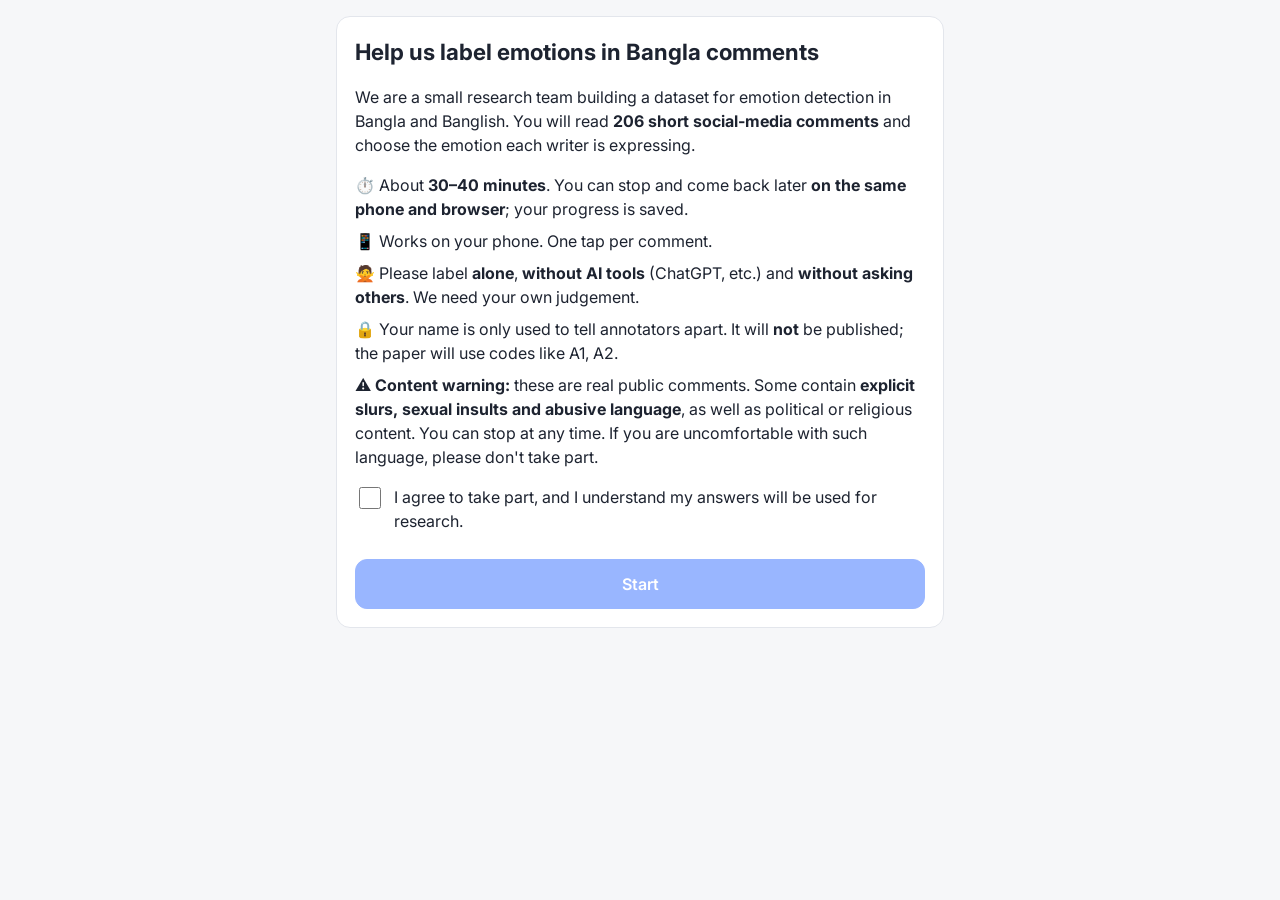
<file: index.html>
<!doctype html>
<html lang="en">
<head>
<meta charset="utf-8">
<meta name="viewport" content="width=device-width, initial-scale=1, viewport-fit=cover">
<title>Bangla Emotion Labeling</title>
<link rel="preconnect" href="https://fonts.googleapis.com">
<link href="https://fonts.googleapis.com/css2?family=Noto+Sans+Bengali:wght@400;600&family=Inter:wght@400;600&display=swap" rel="stylesheet">
<link rel="stylesheet" href="style.css?v=3">
</head>
<body>
<div id="testbanner" class="testbanner" hidden>TEST MODE: answers are NOT being sent</div>
<main id="app" class="wrap"><p class="muted">Loading…</p></main>

<template id="tpl-welcome">
  <section class="card">
    <h1>Help us label emotions in Bangla comments</h1>
    <p>We are a small research team building a dataset for emotion detection in Bangla and Banglish. You will read <b>206 short social-media comments</b> and choose the emotion each writer is expressing.</p>
    <ul class="facts">
      <li>⏱️ About <b>30–40 minutes</b>. You can stop and come back later <b>on the same phone and browser</b>; your progress is saved.</li>
      <li>📱 Works on your phone. One tap per comment.</li>
      <li>🙅 Please label <b>alone</b>, <b>without AI tools</b> (ChatGPT, etc.) and <b>without asking others</b>. We need your own judgement.</li>
      <li>🔒 Your name is only used to tell annotators apart. It will <b>not</b> be published; the paper will use codes like A1, A2.</li>
      <li>⚠️ <b>Content warning:</b> these are real public comments. Some contain <b>explicit slurs, sexual insults and abusive language</b>, as well as political or religious content. You can stop at any time. If you are uncomfortable with such language, please don't take part.</li>
    </ul>
    <label class="check"><input type="checkbox" id="consent"> I agree to take part, and I understand my answers will be used for research.</label>
    <button class="primary" id="btn-start" disabled>Start</button>
  </section>
</template>

<template id="tpl-profile">
  <section class="card">
    <h2>About you</h2>
    <label class="field">Your name <input id="p-name" autocomplete="name" placeholder="e.g. Rahim Uddin"></label>
    <label class="field">You are a…
      <select id="p-role"><option value="">Choose</option><option>Undergraduate student</option><option>Graduate student</option><option>Teacher / researcher</option><option>Working professional</option><option>Other</option></select>
    </label>
    <label class="field">Is Bangla your first language?
      <select id="p-native"><option value="">Choose</option><option>Yes</option><option>No</option></select>
    </label>
    <label class="field">How easily do you read Banglish (Bangla in English letters)?
      <select id="p-banglish"><option value="">Choose</option><option>Very easily</option><option>Somewhat easily</option><option>With difficulty</option></select>
    </label>
    <label class="check"><input type="checkbox" id="p-alone"> I will label on my own, without AI tools and without discussing the comments with anyone.</label>
    <p id="p-err" class="err" hidden>Please fill in every field and tick the box.</p>
    <button class="primary" id="btn-profile">Continue</button>
  </section>
</template>

<template id="tpl-guide">
  <section class="card guide">
    <h2>How to label</h2>
    <p>For each comment, choose the <b>one emotion the writer is mainly expressing</b>. The Bangla text is the original; the Banglish line below is the same comment in English letters.</p>
    <div class="labels-explained">
      <div><b class="lab anger">Anger · রাগ</b> angry, outraged, blaming, attacking someone. <i>“এদের বিচার চাই”</i></div>
      <div><b class="lab disgust">Disgust · ঘৃণা/বিরক্তি</b> revulsion, contempt, “this is gross / shameful / cheap”. <i>“ছি, কী নোংরা”</i></div>
      <div><b class="lab fear">Fear · ভয়/দুশ্চিন্তা</b> fear, worry, anxiety about something that may happen. <i>“খুব ভয় লাগছে”</i></div>
      <div><b class="lab joy">Joy · আনন্দ/ভালোবাসা</b> happiness, love, praise, pride, gratitude, good wishes. <i>“অসাধারণ গান”</i></div>
      <div><b class="lab sadness">Sadness · দুঃখ</b> grief, disappointment, missing someone, pity. <i>“চোখে পানি চলে এলো”</i></div>
      <div><b class="lab surprise">Surprise · বিস্ময়</b> astonishment, shock (good or bad). <i>“কী বলেন! জানতামই না”</i></div>
      <div><b class="lab neutral">No clear emotion</b> a question, information, request, or no emotion at all.</div>
      <div><b class="lab unclear">Can't understand</b> you really cannot understand the comment.</div>
    </div>
    <h3>Rules</h3>
    <ol class="rules">
      <li><b>The writer's emotion</b>, not how the comment makes you feel.</li>
      <li><b>Several emotions?</b> Pick the strongest one.</li>
      <li><b>Sarcasm:</b> label what they really mean. “বাহ, আবার কারেন্ট নেই, দারুণ সেবা!” → <b>Anger</b>, not Joy.</li>
      <li><b>Anger vs Disgust:</b> anger = hostile, wants punishment or blames. Disgust = finds it gross, shameful or contemptible.</li>
      <li><b>Sadness vs Fear:</b> sadness = about something that happened. Fear = about something that might happen.</li>
      <li>Emojis help, but the words decide.</li>
      <li><b>Don't overthink:</b> about 10 seconds each. If unsure, choose your best guess and tick <b>“Not sure”</b>.</li>
      <li>A few comments appear twice on purpose. Just label them again.</li>
    </ol>
    <button class="primary" id="btn-practice">Try 4 practice comments</button>
  </section>
</template>

<template id="tpl-item">
  <section class="item">
    <div class="topbar">
      <button class="ghost" id="btn-back" aria-label="Previous">‹ Back</button>
      <div class="progress"><div class="bar"><div id="bar-fill"></div></div><span id="counter"></span></div>
      <button class="ghost" id="btn-help" aria-label="Help">?</button>
    </div>
    <div class="card text-card">
      <p id="practice-tag" class="practice-tag" hidden>Practice</p>
      <p class="bn" id="t-bn"></p>
      <p class="bl" id="t-bl"></p>
    </div>
    <label class="check unsure"><input type="checkbox" id="unsure"> Not sure</label>
    <div class="choices" id="choices"></div>
    <p id="feedback" class="feedback" hidden></p>
  </section>
</template>

<template id="tpl-done">
  <section class="card">
    <h2>Thank you! 🎉</h2>
    <p id="sync-status">Sending your answers…</p>
    <div id="fallback" hidden>
      <p class="err">We could not confirm that all answers reached us. Please tap <b>Try again</b>. If it still fails, tap <b>Download</b> (or <b>Copy</b>) and send the file/text to the person who shared this link.</p>
      <button class="primary" id="btn-retry">Try again</button>
      <button id="btn-download">Download my answers</button>
      <button id="btn-copy">Copy my answers</button>
    </div>
  </section>
</template>

<script src="config.js?v=2"></script>
<script src="app.js?v=3"></script>
</body>
</html>
</file>
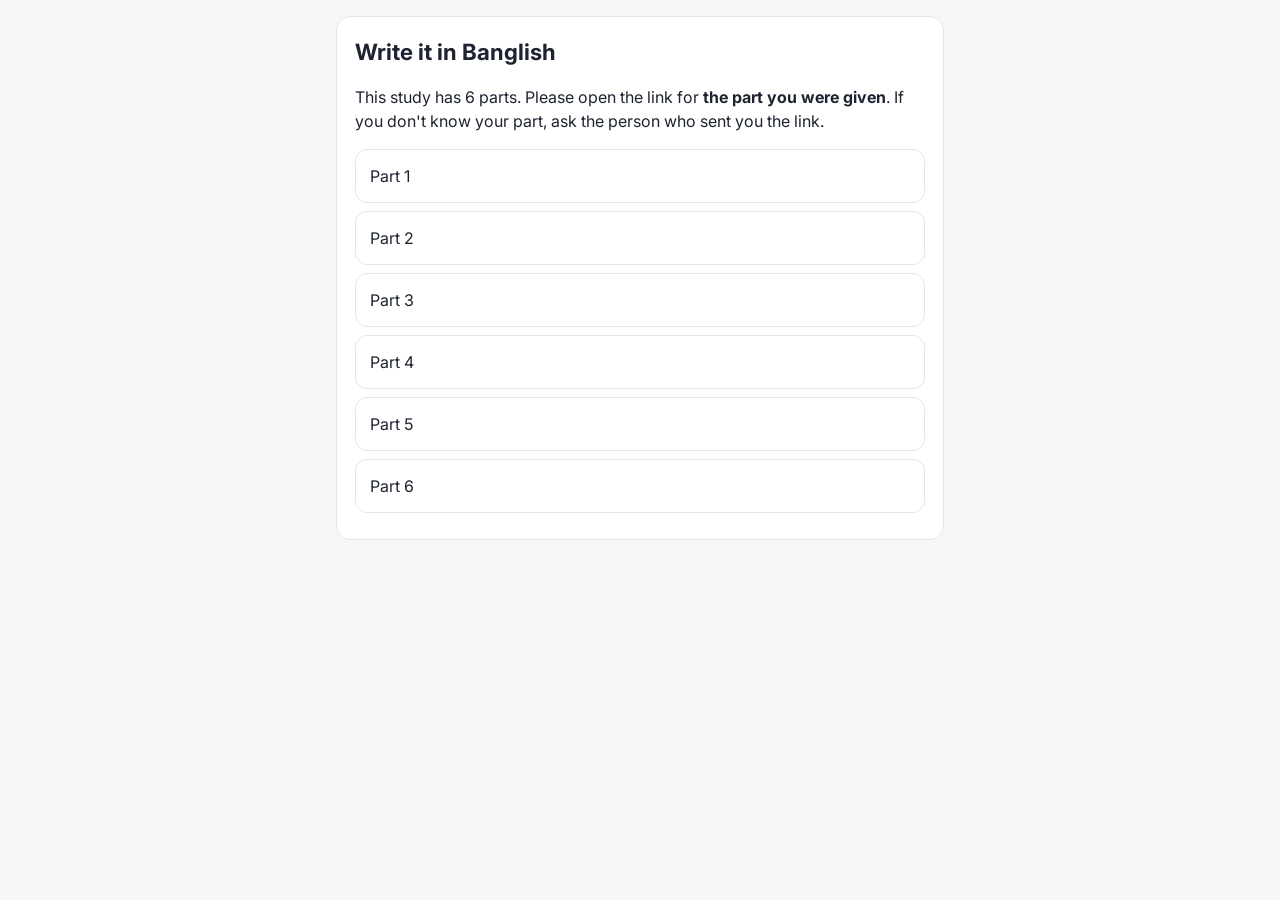
<file: rewrite.html>
<!doctype html>
<html lang="en">
<head>
<meta charset="utf-8">
<meta name="viewport" content="width=device-width, initial-scale=1, viewport-fit=cover">
<title>Write it in Banglish</title>
<link rel="preconnect" href="https://fonts.googleapis.com">
<link href="https://fonts.googleapis.com/css2?family=Noto+Sans+Bengali:wght@400;600&family=Inter:wght@400;600&display=swap" rel="stylesheet">
<link rel="stylesheet" href="style.css?v=3">
</head>
<body>
<div id="testbanner" class="testbanner" hidden>TEST MODE: answers are NOT being sent</div>
<main id="app" class="wrap"><p class="muted">Loading…</p></main>

<template id="tpl-pick">
  <section class="card">
    <h1>Write it in Banglish</h1>
    <p>This study has 6 parts. Please open the link for <b>the part you were given</b>. If you don't know your part, ask the person who sent you the link.</p>
    <div id="block-links" class="block-links"></div>
  </section>
</template>

<template id="tpl-welcome">
  <section class="card">
    <h1>Write it in Banglish <span class="muted" id="w-block"></span></h1>
    <p>We are a small research team studying how people really write Bangla in English letters (Banglish) on Facebook and YouTube. You will see <b><span id="w-n"></span> short Bangla comments</b>. For each one, type it in Banglish <b>exactly the way you would write it yourself</b> in a comment.</p>
    <ul class="facts">
      <li>⏱️ About <b>25–35 minutes</b>. You can stop and continue later <b>on the same phone and browser</b>.</li>
      <li>✍️ There is no right or wrong spelling. We want <b>your</b> normal way of writing.</li>
      <li>🙅 Please do it <b>yourself</b>: no AI tools, no transliteration apps, no copying from others.</li>
      <li>🔒 Your name is only used to tell participants apart and will <b>not</b> be published.</li>
      <li>⚠️ <b>Content warning:</b> these are real public comments. Some contain <b>explicit slurs, sexual insults and abusive language</b>, as well as political or religious content. You can stop at any time. If you are uncomfortable with such language, please don't take part.</li>
    </ul>
    <label class="check"><input type="checkbox" id="consent"> I agree to take part, and I understand my answers will be used for research.</label>
    <button class="primary" id="btn-start" disabled>Start</button>
  </section>
</template>

<template id="tpl-profile">
  <section class="card">
    <h2>About you</h2>
    <label class="field">Your name <input id="p-name" autocomplete="name" placeholder="e.g. Rahim Uddin"></label>
    <label class="field">You are a…
      <select id="p-role"><option value="">Choose</option><option>Undergraduate student</option><option>Graduate student</option><option>Teacher / researcher</option><option>Working professional</option><option>Other</option></select>
    </label>
    <label class="field">Is Bangla your first language?
      <select id="p-native"><option value="">Choose</option><option>Yes</option><option>No</option></select>
    </label>
    <label class="field">How often do you write Banglish (in chats, comments, posts)?
      <select id="p-freq"><option value="">Choose</option><option>Every day</option><option>Every week</option><option>Rarely</option><option>Never</option></select>
    </label>
    <label class="field">Phone keyboard you are using
      <select id="p-kbd"><option value="">Choose</option><option>Gboard (Google)</option><option>iPhone keyboard</option><option>Samsung keyboard</option><option>Other</option><option>Not on a phone</option></select>
    </label>
    <label class="check"><input type="checkbox" id="p-alone"> I will write everything myself, without AI tools or transliteration apps.</label>
    <p id="p-err" class="err" hidden>Please fill in every field and tick the box.</p>
    <button class="primary" id="btn-profile">Continue</button>
  </section>
</template>

<template id="tpl-guide">
  <section class="card guide">
    <h2>How to write</h2>
    <p>Read the Bangla comment, then type it in English letters <b>the way you normally write Banglish</b>.</p>
    <div class="example">
      <p class="bn">আমি আমার গার্লফ্রেন্ডের জন্মদিনে আমার বোনের ডায়মন্ডের রিংটা চুরি করে গিফট দিয়ে দিছি</p>
      <p>✅ <span class="mono">ami amar girlfriend er jonmodine amar boner diamond er ring ta churi kore gift diye disi</span></p>
    </div>
    <h3>Tips</h3>
    <ol class="rules">
      <li><b>Your own style.</b> Short forms are fine (e.g. <span class="mono">ki koro</span>, <span class="mono">valo</span>, <span class="mono">bhalo</span>, <span class="mono">dc</span>) if that's how you write.</li>
      <li><b>English words:</b> write them the way you normally do (e.g. <span class="mono">video</span>, <span class="mono">gift</span>).</li>
      <li><b>Don't translate</b> the comment into English. Keep it Bangla, in English letters.</li>
      <li><b>Keep the meaning.</b> Don't add or remove ideas. Fixing obvious typos is fine.</li>
      <li>Emojis and punctuation: keep them if you would.</li>
      <li><b>Autocorrect:</b> if your keyboard changes Banglish words into English words, please turn autocorrect off for a while (Gboard: Settings → Text correction → Auto-correction).</li>
      <li>If you truly can't write a comment, tap <b>Can't write this one</b>.</li>
    </ol>
    <button class="primary" id="btn-practice">Try 2 practice comments</button>
  </section>
</template>

<template id="tpl-item">
  <section class="item">
    <div class="topbar">
      <button class="ghost" id="btn-back" aria-label="Previous">‹ Back</button>
      <div class="progress"><div class="bar"><div id="bar-fill"></div></div><span id="counter"></span></div>
      <button class="ghost" id="btn-help" aria-label="Help">?</button>
    </div>
    <div class="card text-card">
      <p id="practice-tag" class="practice-tag" hidden>Practice</p>
      <p class="bn" id="t-bn"></p>
    </div>
    <label class="field">Write it in Banglish:
      <textarea id="answer" rows="4" autocapitalize="off" autocorrect="off" autocomplete="off" spellcheck="false" placeholder="type here…"></textarea>
    </label>
    <p id="warn" class="err" hidden></p>
    <button class="primary" id="btn-next">Next</button>
    <button id="btn-skip" class="skip">Can't write this one</button>
    <p id="feedback" class="feedback" hidden></p>
  </section>
</template>

<template id="tpl-done">
  <section class="card">
    <h2>Thank you! 🎉</h2>
    <p id="sync-status">Sending your answers…</p>
    <div id="fallback" hidden>
      <p class="err">We could not confirm that all answers reached us. Please tap <b>Try again</b>. If it still fails, tap <b>Download</b> (or <b>Copy</b>) and send it to the person who shared this link.</p>
      <button class="primary" id="btn-retry">Try again</button>
      <button id="btn-download">Download my answers</button>
      <button id="btn-copy">Copy my answers</button>
    </div>
  </section>
</template>

<script src="config.js?v=2"></script>
<script src="rewrite.js?v=1"></script>
</body>
</html>
</file>
<file: style.css>
:root {
  --bg: #f6f7f9; --card: #ffffff; --text: #1d2330; --muted: #667085; --line: #e3e6ec;
  --primary: #1f5eff; --primary-text: #fff; --err: #c62828;
  --anger: #d64545; --disgust: #7a5c2e; --fear: #6b4fbb; --joy: #e0a800; --sadness: #2f6fb0; --surprise: #11998e;
  --neutral: #6b7280; --unclear: #9ca3af;
}
@media (prefers-color-scheme: dark) {
  :root { --bg: #12151b; --card: #1b2029; --text: #e8ebf0; --muted: #9aa3b2; --line: #2b313c; --primary: #5b8cff; }
}
* { box-sizing: border-box; }
[hidden] { display: none !important; }
html, body { margin: 0; background: var(--bg); color: var(--text); }
body { font-family: "Inter", "Noto Sans Bengali", system-ui, sans-serif; font-size: 16px; line-height: 1.5; -webkit-text-size-adjust: 100%; }
.wrap { max-width: 640px; margin: 0 auto; padding: 16px 16px 40px; }
.card { background: var(--card); border: 1px solid var(--line); border-radius: 14px; padding: 18px; margin-bottom: 14px; }
h1 { font-size: 1.4rem; margin: 0 0 10px; } h2 { font-size: 1.25rem; margin: 0 0 10px; } h3 { margin: 16px 0 6px; font-size: 1.05rem; }
.muted { color: var(--muted); }
.facts { padding-left: 0; list-style: none; } .facts li { margin: 8px 0; }
button { font: inherit; border-radius: 12px; border: 1px solid var(--line); background: var(--card); color: var(--text); padding: 12px 16px; cursor: pointer; }
button.primary { background: var(--primary); color: var(--primary-text); border-color: var(--primary); width: 100%; margin-top: 14px; font-weight: 600; }
button:disabled { opacity: .45; cursor: not-allowed; }
button.ghost { border: none; background: transparent; padding: 8px 10px; font-weight: 600; }
.check { display: flex; gap: 10px; align-items: flex-start; margin: 12px 0; }
.check input { width: 22px; height: 22px; flex: none; margin-top: 2px; }
.field { display: block; margin: 12px 0; font-weight: 600; }
.field input, .field select { display: block; width: 100%; margin-top: 6px; padding: 12px; font: inherit; font-weight: 400; border: 1px solid var(--line); border-radius: 10px; background: var(--bg); color: var(--text); }
.err { color: var(--err); }
.labels-explained div { padding: 8px 0; border-bottom: 1px solid var(--line); }
.labels-explained i { color: var(--muted); font-style: normal; }
.lab { display: inline-block; padding: 2px 8px; border-radius: 999px; color: #fff; margin-right: 6px; font-size: .9rem; }
.lab.anger { background: var(--anger); } .lab.disgust { background: var(--disgust); } .lab.fear { background: var(--fear); }
.lab.joy { background: var(--joy); color: #1d2330; } .lab.sadness { background: var(--sadness); } .lab.surprise { background: var(--surprise); }
.lab.neutral { background: var(--neutral); } .lab.unclear { background: var(--unclear); color: #1d2330; }
.rules li { margin: 6px 0; }
.topbar { display: flex; align-items: center; gap: 8px; margin-bottom: 10px; position: sticky; top: 0; background: var(--bg); padding: 6px 0; z-index: 2; }
.progress { flex: 1; display: flex; align-items: center; gap: 8px; font-size: .9rem; color: var(--muted); }
.bar { flex: 1; height: 8px; background: var(--line); border-radius: 99px; overflow: hidden; }
#bar-fill { height: 100%; width: 0; background: var(--primary); transition: width .2s; }
.text-card { min-height: 120px; }
.bn { font-family: "Noto Sans Bengali", sans-serif; font-size: 1.2rem; line-height: 1.7; margin: 0 0 10px; word-wrap: break-word; }
.bl { color: var(--muted); font-size: .98rem; margin: 0; word-wrap: break-word; }
.practice-tag { display: inline-block; margin: 0 0 8px; font-size: .8rem; font-weight: 600; color: var(--primary); }
.unsure { justify-content: flex-end; margin: 4px 0 8px; color: var(--muted); }
.choices { display: grid; grid-template-columns: 1fr 1fr; gap: 10px; }
.choices button { padding: 14px 8px; font-weight: 600; border-width: 2px; min-height: 58px; }
.choices button small { display: block; font-weight: 400; font-family: "Noto Sans Bengali", sans-serif; }
.choices button.wide { grid-column: span 1; }
.choices button.selected { outline: 3px solid var(--primary); outline-offset: 1px; }
.c-anger { border-color: var(--anger); } .c-disgust { border-color: var(--disgust); } .c-fear { border-color: var(--fear); }
.c-joy { border-color: var(--joy); } .c-sadness { border-color: var(--sadness); } .c-surprise { border-color: var(--surprise); }
.c-neutral, .c-unclear { border-color: var(--line); color: var(--muted); }
.feedback { background: var(--card); border: 1px solid var(--line); border-radius: 12px; padding: 12px; margin-top: 12px; }
.testbanner { background: var(--err); color: #fff; text-align: center; padding: 8px; font-weight: 600; position: sticky; top: 0; z-index: 5; }
#fallback button { display: block; width: 100%; margin-top: 10px; }
/* rewrite page */
textarea { display: block; width: 100%; margin-top: 6px; padding: 12px; font: inherit; font-weight: 400; font-size: 1.05rem;
  border: 1px solid var(--line); border-radius: 10px; background: var(--card); color: var(--text); resize: vertical; }
.example { background: var(--bg); border: 1px solid var(--line); border-radius: 12px; padding: 12px; }
.mono { font-family: ui-monospace, Menlo, Consolas, monospace; font-size: .95em; }
button.skip { width: 100%; margin-top: 10px; color: var(--muted); }
.block-links a { display: block; padding: 14px; margin: 8px 0; border: 1px solid var(--line); border-radius: 12px; color: var(--text); text-decoration: none; background: var(--card); }
</file>
